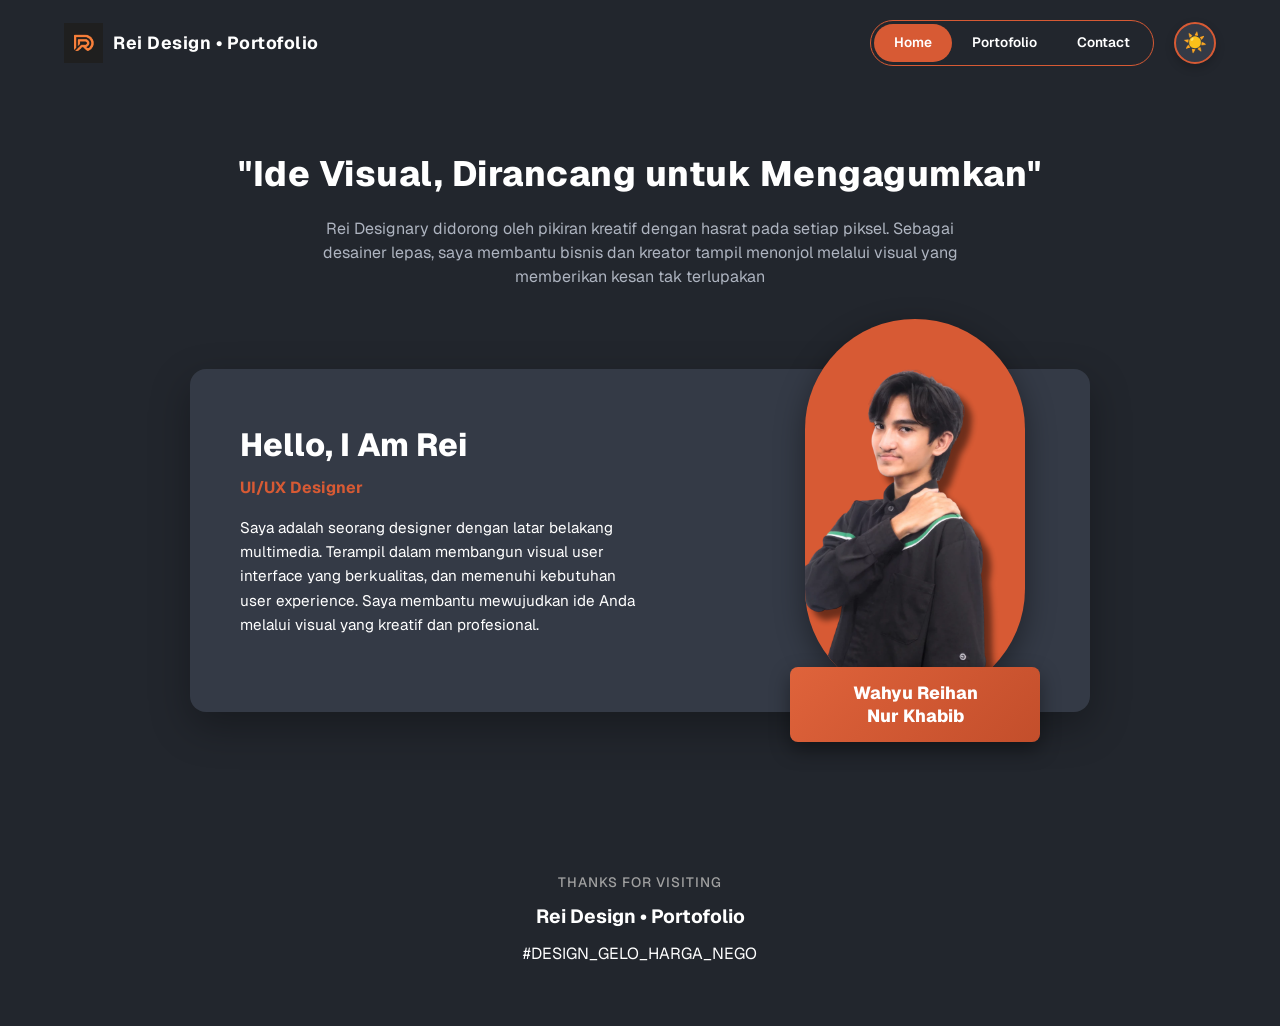
<file: index.html>
<!DOCTYPE html>
<html lang="id">
<head>
    <meta charset="UTF-8">
    <meta name="viewport" content="width=device-width, initial-scale=1.0">
    <meta name="description" content="Selamat datang di portofolio Rei Designary. Perkenalan diri dan layanan UI/UX Designer profesional.">
    
    <title>Home • Rei Design</title>
    
    <link rel="icon" type="image/x-icon" href="images/favicon.ico">
    
    <link rel="preconnect" href="https://fonts.googleapis.com">
    <link rel="preconnect" href="https://fonts.gstatic.com" crossorigin>
    <link href="https://fonts.googleapis.com/css2?family=Geist:wght@100..900&display=swap" rel="stylesheet">

    <link rel="stylesheet" href="style.css">
</head>
<body>

    <header>
        <div class="logo">
            <img src="images/logoku.webp" alt="Logo Rei Design" class="logo-img">
            <span>Rei Design • Portofolio</span>
        </div>
        
        <div class="header-right">
            <nav class="nav-container">
                <a href="index.html" class="nav-link active">Home</a>
                <a href="portofolio.html" class="nav-link">Portofolio</a>
                <a href="contact.html" class="nav-link">Contact</a>
            </nav>
            <button id="theme-toggle" class="theme-btn" title="Ubah Tema" aria-label="Ubah Tema Mode">☀️</button>
        </div>
    </header>

    <main>
        <section class="hero">
            <h1>"Ide Visual, Dirancang untuk Mengagumkan"</h1>
            <p>Rei Designary didorong oleh pikiran kreatif dengan hasrat pada setiap piksel. Sebagai desainer lepas, saya membantu bisnis dan kreator tampil menonjol melalui visual yang memberikan kesan tak terlupakan</p>
        </section>

        <section class="profile-section">
            <div class="card">
                
                <div class="card-text">
                    <h2>Hello, I Am Rei</h2>
                    <h3>UI/UX Designer</h3>
                    <p>Saya adalah seorang designer dengan latar belakang multimedia. Terampil dalam membangun visual user interface yang berkualitas, dan memenuhi kebutuhan user experience. Saya membantu mewujudkan ide Anda melalui visual yang kreatif dan profesional.</p>
                </div>

                <div class="card-visual">
                    <div class="arch-shape">
                        <img src="images/aku.png" alt="Foto Profil Wahyu Reihan Nur Khabib" class="profile-img">
                    </div>
                    <div class="name-badge">
                        <h4>Wahyu Reihan<br>Nur Khabib</h4>
                    </div>
                </div>

            </div>
        </section>
    </main>

    <footer>
        <div class="footer-content">
            <p class="thanks-text">THANKS FOR VISITING</p>
            <p class="footer-logo">Rei Design • Portofolio</p>
            <p class="footer-slogan">#DESIGN_GELO_HARGA_NEGO</p>
        </div>
    </footer>

    <script>
        const themeBtn = document.getElementById('theme-toggle');
        const body = document.body;

        if (localStorage.getItem('theme') === 'light') {
            body.classList.add('light-mode');
            themeBtn.textContent = '🌙'; 
        }

        themeBtn.addEventListener('click', () => {
            body.classList.toggle('light-mode');
            
            if (body.classList.contains('light-mode')) {
                localStorage.setItem('theme', 'light');
                themeBtn.textContent = '🌙';
            } else {
                localStorage.setItem('theme', 'dark');
                themeBtn.textContent = '☀️';
            }
        });
    </script>

</body>
</html>
</file>
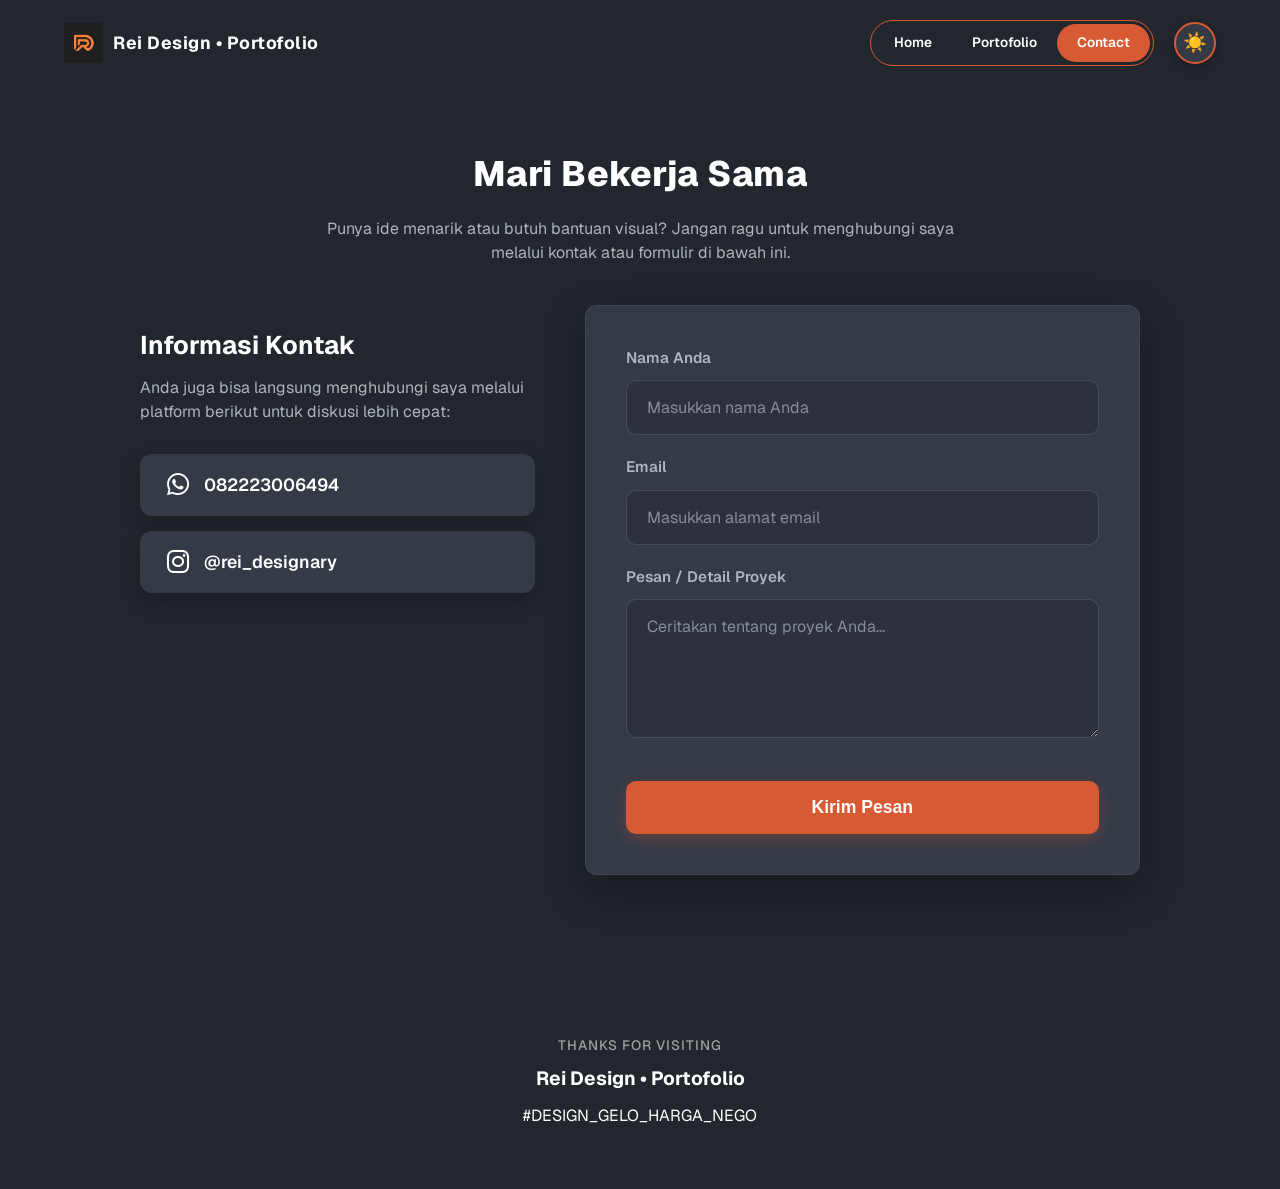
<file: contact.html>
<!DOCTYPE html>
<html lang="id">
<head>
    <meta charset="UTF-8">
    <meta name="viewport" content="width=device-width, initial-scale=1.0">
    <meta name="description" content="Hubungi Rei Designary untuk kolaborasi proyek UI/UX, desain grafis, atau pertanyaan lainnya.">
    
    <title>Contact • Rei Design</title>
    
    <link rel="icon" type="image/x-icon" href="images/favicon.ico">
    
    <link rel="preconnect" href="https://fonts.googleapis.com">
    <link rel="preconnect" href="https://fonts.gstatic.com" crossorigin>
    <link href="https://fonts.googleapis.com/css2?family=Geist:wght@100..900&display=swap" rel="stylesheet">
    
    <link rel="stylesheet" href="https://cdnjs.cloudflare.com/ajax/libs/font-awesome/6.4.0/css/all.min.css">
    
    <link rel="stylesheet" href="style.css">
</head>
<body>

    <header>
        <div class="logo">
            <img src="images/logoku.webp" alt="Logo Rei Design" class="logo-img">
            <span>Rei Design • Portofolio</span>
        </div>
        
        <div class="header-right">
            <nav class="nav-container">
                <a href="index.html" class="nav-link">Home</a>
                <a href="portofolio.html" class="nav-link">Portofolio</a>
                <a href="contact.html" class="nav-link active">Contact</a>
            </nav>
            <button id="theme-toggle" class="theme-btn" title="Ubah Tema" aria-label="Ganti Mode Tema">☀️</button>
        </div>
    </header>

    <main>
        <section class="hero page-header">
            <h1>Mari Bekerja Sama</h1>
            <p>Punya ide menarik atau butuh bantuan visual? Jangan ragu untuk menghubungi saya melalui kontak atau formulir di bawah ini.</p>
        </section>

        <section class="contact-section">
            <div class="contact-wrapper">
                
                <div class="contact-info">
                    <h3>Informasi Kontak</h3>
                    <p>Anda juga bisa langsung menghubungi saya melalui platform berikut untuk diskusi lebih cepat:</p>
                    
                    <div class="social-links">
                        <a href="https://wa.me/6282223006494" target="_blank" rel="noopener" class="social-btn whatsapp" aria-label="Hubungi saya di WhatsApp">
                            <i class="fab fa-whatsapp"></i>
                            <span>082223006494</span>
                        </a>
                        
                        <a href="https://instagram.com/rei_designary" target="_blank" rel="noopener" class="social-btn instagram" aria-label="Ikuti saya di Instagram">
                            <i class="fab fa-instagram"></i>
                            <span>@rei_designary</span>
                        </a>
                    </div>
                </div>

                <div class="contact-card">
                    <form action="#" method="POST">
                        <div class="form-group">
                            <label for="name">Nama Anda</label>
                            <input type="text" id="name" class="form-control" placeholder="Masukkan nama Anda" required>
                        </div>
                        <div class="form-group">
                            <label for="email">Email</label>
                            <input type="email" id="email" class="form-control" placeholder="Masukkan alamat email" required>
                        </div>
                        <div class="form-group">
                            <label for="message">Pesan / Detail Proyek</label>
                            <textarea id="message" rows="5" class="form-control" placeholder="Ceritakan tentang proyek Anda..." required></textarea>
                        </div>
                        <button type="submit" class="btn-submit">Kirim Pesan</button>
                    </form>
                </div>

            </div>
        </section>
    </main>

    <footer>
        <div class="footer-content">
            <p class="thanks-text">THANKS FOR VISITING</p>
            <p class="footer-logo">Rei Design • Portofolio</p>
            <p class="footer-slogan">#DESIGN_GELO_HARGA_NEGO</p>
        </div>
    </footer>

    <script>
        const themeBtn = document.getElementById('theme-toggle');
        const body = document.body;

        if (localStorage.getItem('theme') === 'light') {
            body.classList.add('light-mode');
            themeBtn.textContent = '🌙'; 
        }

        themeBtn.addEventListener('click', () => {
            body.classList.toggle('light-mode');
            
            if (body.classList.contains('light-mode')) {
                localStorage.setItem('theme', 'light');
                themeBtn.textContent = '🌙';
            } else {
                localStorage.setItem('theme', 'dark');
                themeBtn.textContent = '☀️';
            }
        });
    </script>
</body>
</html>
</file>
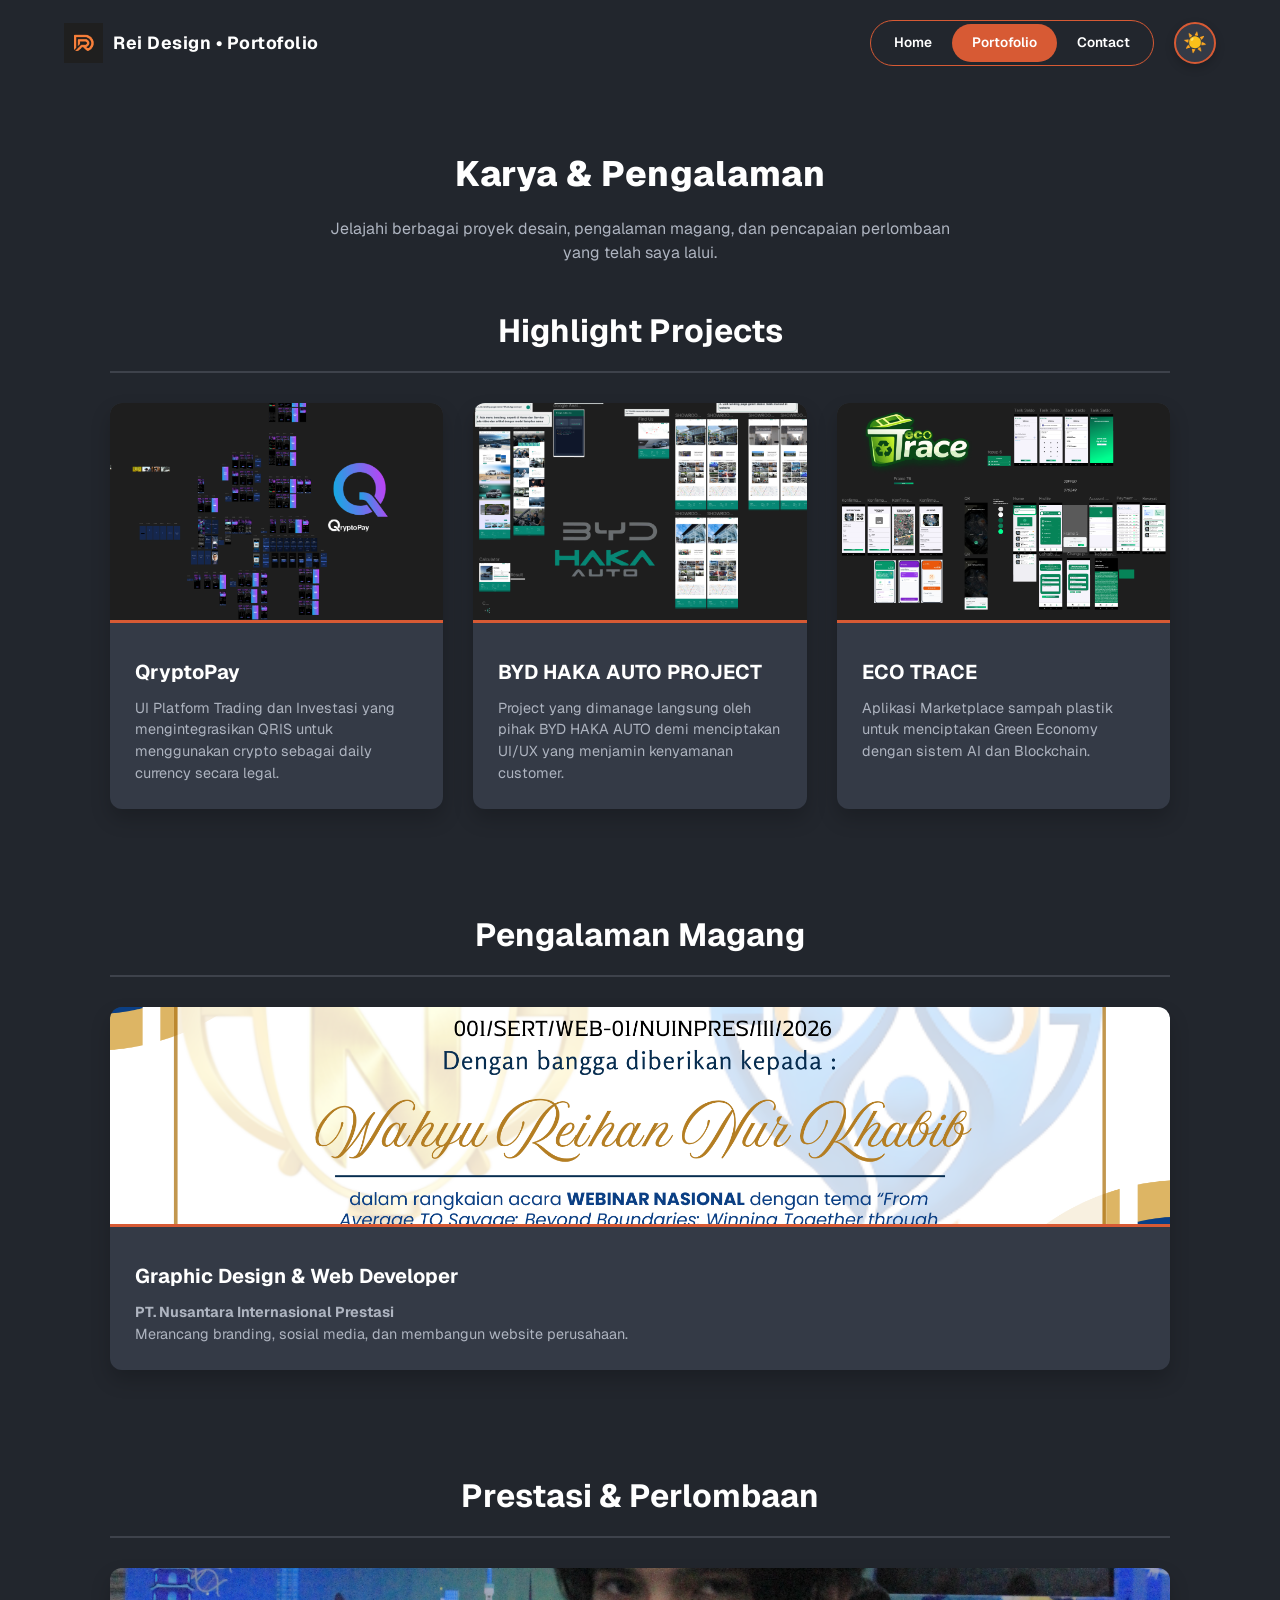
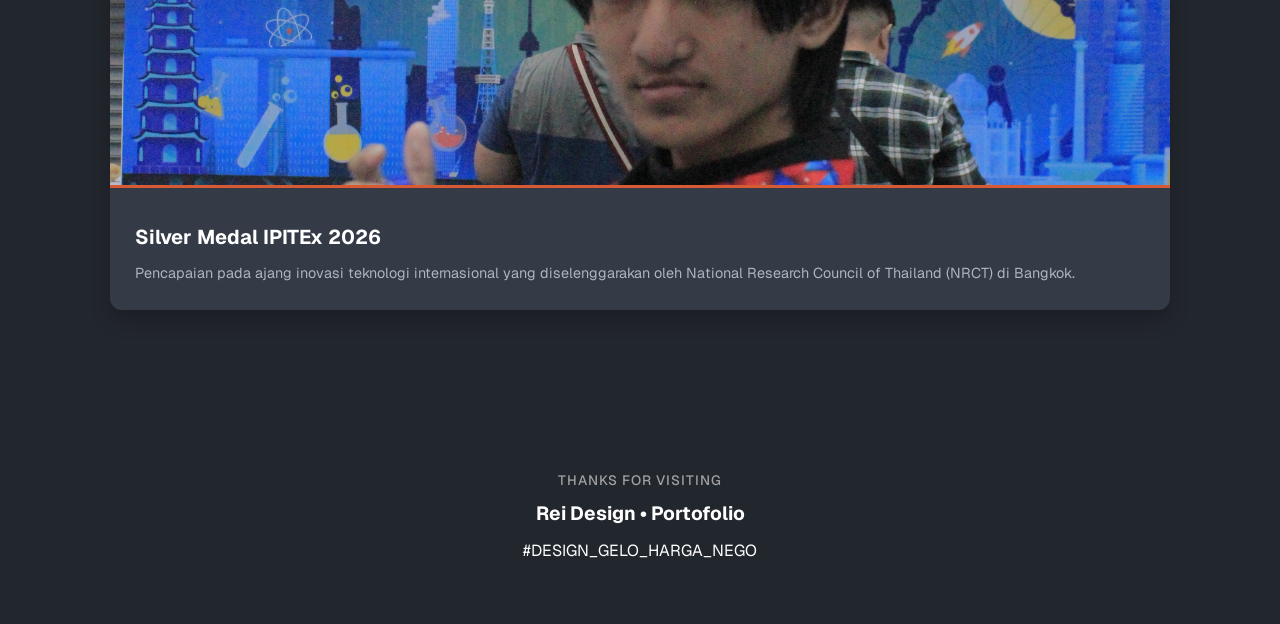
<file: portofolio.html>
<!DOCTYPE html>
<html lang="id">
<head>
    <meta charset="UTF-8">
    <meta name="viewport" content="width=device-width, initial-scale=1.0">
    <meta name="description" content="Daftar proyek UI/UX, pengalaman magang, dan prestasi internasional Rei Designary.">
    
    <title>Portofolio • Rei Design</title>
    
    <link rel="icon" type="image/x-icon" href="images/favicon.ico">
    
    <link rel="preconnect" href="https://fonts.googleapis.com">
    <link rel="preconnect" href="https://fonts.gstatic.com" crossorigin>
    <link href="https://fonts.googleapis.com/css2?family=Geist:wght@100..900&display=swap" rel="stylesheet">
    
    <link rel="stylesheet" href="style.css">
</head>
<body>

    <header>
        <div class="logo">
            <img src="images/logoku.webp" alt="Logo Rei Design" class="logo-img">
            <span>Rei Design • Portofolio</span>
        </div>
        <div class="header-right">
            <nav class="nav-container">
                <a href="index.html" class="nav-link">Home</a>
                <a href="portofolio.html" class="nav-link active">Portofolio</a>
                <a href="contact.html" class="nav-link">Contact</a>
            </nav>
            <button id="theme-toggle" class="theme-btn" title="Ubah Tema" aria-label="Toggle Dark Mode">☀️</button>
        </div>
    </header>

    <main>
        <section class="hero page-header">
            <h1>Karya & Pengalaman</h1>
            <p>Jelajahi berbagai proyek desain, pengalaman magang, dan pencapaian perlombaan yang telah saya lalui.</p>
        </section>

        <section class="portfolio-container">
            <h2 class="section-title">Highlight Projects</h2>
            <div class="portfolio-grid">
                
                <div class="portfolio-card">
                    <img src="images/QPAY.png" alt="Tampilan UI QryptoPay - Platform Trading Crypto" class="portfolio-img" loading="lazy">
                    <div class="portfolio-info">
                        <h3 class="portfolio-title">QryptoPay</h3>
                        <p>UI Platform Trading dan Investasi yang mengintegrasikan QRIS untuk menggunakan crypto sebagai daily currency secara legal.</p>
                    </div>
                </div>

                <div class="portfolio-card">
                    <img src="images/BYD HAKA.png" alt="Proyek UI/UX BYD HAKA AUTO" class="portfolio-img" loading="lazy">
                    <div class="portfolio-info">
                        <h3 class="portfolio-title">BYD HAKA AUTO PROJECT</h3>
                        <p>Project yang dimanage langsung oleh pihak BYD HAKA AUTO demi menciptakan UI/UX yang menjamin kenyamanan customer.</p>
                    </div>
                </div>

                <div class="portfolio-card">
                    <img src="images/Ecotrace.png" alt="Aplikasi Eco Trace Blockchain" class="portfolio-img" loading="lazy">
                    <div class="portfolio-info">
                        <h3 class="portfolio-title">ECO TRACE</h3>
                        <p>Aplikasi Marketplace sampah plastik untuk menciptakan Green Economy dengan sistem AI dan Blockchain.</p>
                    </div>
                </div>

            </div>
        </section>

        <section class="portfolio-container">
            <h2 class="section-title">Pengalaman Magang</h2>
            <div class="portfolio-grid">
                <div class="portfolio-card">
                    <img src="images/1.png" alt="Dokumentasi Magang PT. NIP" class="portfolio-img" loading="lazy">
                    <div class="portfolio-info">
                        <h3 class="portfolio-title">Graphic Design & Web Developer</h3>
                        <p><strong>PT. Nusantara Internasional Prestasi</strong><br>Merancang branding, sosial media, dan membangun website perusahaan.</p>
                    </div>
                </div>
            </div>
        </section>

        <section class="portfolio-container">
            <h2 class="section-title">Prestasi & Perlombaan</h2>
            <div class="portfolio-grid">
                <div class="portfolio-card">
                    <img src="images/Lomba1.JPG" alt="Penerimaan Silver Medal IPITEx 2026 di Bangkok" class="portfolio-img" loading="lazy">
                    <div class="portfolio-info">
                        <h3 class="portfolio-title">Silver Medal IPITEx 2026</h3>
                        <p>Pencapaian pada ajang inovasi teknologi internasional yang diselenggarakan oleh National Research Council of Thailand (NRCT) di Bangkok.</p>
                    </div>
                </div>
            </div>
        </section>
    </main>

    <footer>
        <div class="footer-content">
            <p class="thanks-text">THANKS FOR VISITING</p>
            <p class="footer-logo">Rei Design • Portofolio</p>
            <p class="footer-slogan">#DESIGN_GELO_HARGA_NEGO</p>
        </div>
    </footer>

    <script>
        const themeBtn = document.getElementById('theme-toggle');
        const body = document.body;

        if (localStorage.getItem('theme') === 'light') {
            body.classList.add('light-mode');
            themeBtn.textContent = '🌙'; 
        }

        themeBtn.addEventListener('click', () => {
            body.classList.toggle('light-mode');
            if (body.classList.contains('light-mode')) {
                localStorage.setItem('theme', 'light');
                themeBtn.textContent = '🌙';
            } else {
                localStorage.setItem('theme', 'dark');
                themeBtn.textContent = '☀️';
            }
        });
    </script>

</body>
</html>
</file>
<file: style.css>
:root {
    --bg-main: #22262d;
    --bg-card: #343a46;
    --color-accent: #d75a34;
    --color-text-light: #ffffff;
    --color-text-muted: #aeb4c0;
    --font-main: 'Geist', Geist, Geist, Arial, Geist;
}

body.light-mode {
    --bg-main: #f4f6f9;
    --bg-card: #ffffff;
    --color-text-light: #1a1d24; 
    --color-text-muted: #5a606d;
}

* {
    margin: 0;
    padding: 0;
    box-sizing: border-box;
}

body {
    background-color: var(--bg-main);
    color: var(--color-text-light);
    font-family: var(--font-main);
    line-height: 1.6;
    overflow-x: hidden;
    transition: background-color 0.4s ease, color 0.4s ease; /* Efek transisi tema */
}

a {
    text-decoration: none;
    color: inherit;
}

header {
    display: flex;
    justify-content: space-between;
    align-items: center;
    padding: 20px 5%;
}

.logo {
    display: flex;
    align-items: center;
    gap: 10px;
    font-weight: 700;
    font-size: 1.1rem;
    letter-spacing: 0.5px;
}

.logo-img {
    height: 40px; 
    width: auto;  
    object-fit: contain;
}

.header-right {
    display: flex;
    align-items: center;
    gap: 20px;
}

.nav-container {
    display: flex;
    align-items: center;
    border: 1px solid var(--color-accent);
    border-radius: 50px;
    padding: 3px;
}

.nav-link {
    padding: 8px 20px;
    font-size: 0.85rem;
    font-weight: 600;
    border-radius: 50px;
    transition: all 0.3s ease;
}

.nav-link:hover {
    background-color: rgba(215, 90, 52, 0.15);
    color: var(--color-accent);
}

.nav-link.active {
    background-color: var(--color-accent);
    color: white; /* Tetap putih */
}

.theme-btn {
    background: var(--bg-card);
    border: 2px solid var(--color-accent);
    color: var(--color-text-light);
    width: 42px;
    height: 42px;
    border-radius: 50%;
    cursor: pointer;
    font-size: 1.2rem;
    display: flex;
    justify-content: center;
    align-items: center;
    transition: all 0.3s ease;
    box-shadow: 0 4px 10px rgba(0,0,0,0.2);
}

.theme-btn:hover {
    transform: rotate(30deg) scale(1.1);
}

.hero {
    text-align: center;
    margin-top: 60px;
    padding: 0 20px;
}

.hero h1 {
    font-size: 2.2rem;
    font-weight: 800;
    margin-bottom: 15px;
    letter-spacing: 0.5px;
}

.hero p {
    color: var(--color-text-muted);
    max-width: 650px;
    margin: 0 auto;
    font-size: 1rem;
    line-height: 1.5;
}

.profile-section {
    display: flex;
    justify-content: center;
    margin-top: 80px;
    padding: 0 20px;
    margin-bottom: 100px;
}

.card {
    background-color: var(--bg-card);
    width: 100%;
    max-width: 900px;
    border-radius: 16px;
    box-shadow: 0 15px 40px rgba(0, 0, 0, 0.3);
    display: flex;
    position: relative;
    min-height: 300px;
    transition: background-color 0.4s ease;
}

.card-text {
    flex: 1;
    padding: 50px;
    display: flex;
    flex-direction: column;
    justify-content: center;
}

.card-text h2 {
    font-size: 2rem;
    font-weight: 800;
    margin-bottom: 5px;
}

.card-text h3 {
    color: var(--color-accent);
    font-size: 1rem;
    font-weight: 700;
    margin-bottom: 15px;
}

.card-text p {
    color: var(--color-text-light);
    font-size: 0.95rem;
    line-height: 1.6;
    margin-bottom: 25px;
    max-width: 90%;
}

.action-area {
    display: flex;
    align-items: center;
    gap: 15px;
    margin-top: auto;
}

.btn-more {
    background-color: var(--color-accent);
    color: white;
    border: none;
    padding: 10px 30px;
    border-radius: 8px;
    font-weight: 700;
    font-size: 1rem;
    cursor: pointer;
    box-shadow: 0 4px 10px rgba(215, 90, 52, 0.3);
    transition: transform 0.2s ease, background-color 0.2s ease, box-shadow 0.2s ease;
}

.btn-more:hover {
    background-color: #bf4d2a;
    transform: translateY(-3px);
    box-shadow: 0 6px 15px rgba(215, 90, 52, 0.5);
}

.download-text {
    font-size: 0.9rem;
    font-weight: 600;
    cursor: pointer;
    transition: color 0.2s ease;
}

.download-text:hover {
    color: var(--color-accent);
    text-decoration: underline;
}

.card-visual {
    width: 350px;
    position: relative;
    display: flex;
    justify-content: center;
    align-items: center;
}

.arch-shape {
    position: absolute;
    background-color: var(--color-accent);
    width: 220px;
    height: 380px; 
    border-radius: 120px;
    top: -50px; 
    box-shadow: 0 10px 30px rgba(0, 0, 0, 0.4);
    display: flex;
    justify-content: center;
    align-items: flex-end;
    overflow: hidden;
    z-index: 1;
    transition: transform 0.3s ease;
}

.arch-shape:hover {
    transform: scale(1.02);
}

.profile-img {
    width: 100%;
    height: 90%;
    object-fit: cover;
    object-position: top;
}

.name-badge {
    position: absolute;
    bottom: -30px;
    background-color: #d16241;
    background: linear-gradient(135deg, #df633b, #c34e2b);
    padding: 15px 25px;
    border-radius: 8px;
    text-align: center;
    box-shadow: 0 8px 20px rgba(0, 0, 0, 0.4);
    z-index: 2;
    width: 250px;
    color: white; 
}

.name-badge h4 {
    font-size: 1.1rem;
    font-weight: 800;
    line-height: 1.3;
}


.page-header {
    margin-bottom: 40px;
}

.section-title {
    text-align: center;
    margin: 40px 0 30px;
    font-size: 2rem;
    color: var(--color-text-light);
    border-bottom: 2px solid rgba(174, 180, 192, 0.2);
    padding-bottom: 15px;
}

.portfolio-container {
    max-width: 1100px;
    margin: 0 auto 100px auto;
    padding: 0 20px;
}

.portfolio-grid {
    display: grid;
    grid-template-columns: repeat(auto-fit, minmax(300px, 1fr));
    gap: 30px;
}

.portfolio-card {
    background-color: var(--bg-card);
    border-radius: 12px;
    overflow: hidden;
    box-shadow: 0 10px 20px rgba(0, 0, 0, 0.2);
    transition: transform 0.3s ease, box-shadow 0.3s ease, background-color 0.4s ease;
    cursor: pointer;
}

.portfolio-card:hover {
    transform: translateY(-8px);
    box-shadow: 0 15px 30px rgba(0, 0, 0, 0.4);
}

.portfolio-img {
    width: 100%;
    height: 220px;
    object-fit: cover;
    border-bottom: 3px solid var(--color-accent);
}

.portfolio-info {
    padding: 25px;
}

.portfolio-title {
    font-size: 1.25rem;
    color: var(--color-text-light);
    margin-bottom: 10px;
    font-weight: 700;
}

.portfolio-info p {
    color: var(--color-text-muted);
    font-size: 0.9rem;
    line-height: 1.5;
}

.contact-section {
    display: flex;
    justify-content: center;
    padding: 0 20px;
    margin-bottom: 100px;
}

.contact-wrapper {
    display: flex;
    gap: 50px;
    max-width: 1000px;
    width: 100%;
    align-items: flex-start;
}

.contact-info {
    flex: 1;
    padding-top: 20px;
}

.contact-info h3 {
    font-size: 1.6rem;
    margin-bottom: 10px;
    color: var(--color-text-light);
}

.contact-info p {
    color: var(--color-text-muted);
    margin-bottom: 30px;
    font-size: 1rem;
    line-height: 1.5;
}

.social-links {
    display: flex;
    flex-direction: column;
    gap: 15px;
}

.social-btn {
    display: flex;
    align-items: center;
    gap: 15px;
    padding: 15px 25px;
    background-color: var(--bg-card);
    color: var(--color-text-light);
    border-radius: 12px;
    font-size: 1.1rem;
    font-weight: 600;
    transition: all 0.3s ease;
    box-shadow: 0 8px 20px rgba(0, 0, 0, 0.2);
    border: 2px solid transparent;
}

body.light-mode .social-btn {
    box-shadow: 0 8px 20px rgba(0, 0, 0, 0.05);
}

.social-btn i {
    font-size: 1.6rem;
}

.social-btn.whatsapp:hover {
    border-color: #25D366;
    color: #25D366;
    transform: translateY(-4px);
}

.social-btn.instagram:hover {
    border-color: #E1306C;
    color: #E1306C;
    transform: translateY(-4px);
}

.contact-card {
    flex: 1.2;
    background-color: var(--bg-card);
    border-radius: 12px;
    padding: 40px;
    box-shadow: 0 15px 40px rgba(0, 0, 0, 0.3);
    transition: background-color 0.4s ease;
    border: 1px solid rgba(174, 180, 192, 0.1);
}

.form-group { margin-bottom: 20px; }

.form-group label { 
    display: block; 
    margin-bottom: 10px; 
    font-weight: 600; 
    font-size: 0.95rem; 
    color: var(--color-text-muted); 
}

.form-control { 
    width: 100%; 
    padding: 16px 20px; 
    background-color: rgba(0, 0, 0, 0.15); 
    border: 1px solid rgba(174, 180, 192, 0.2); 
    border-radius: 10px; 
    color: var(--color-text-light); 
    font-family: var(--font-main); 
    font-size: 1rem; 
    transition: border-color 0.3s ease, box-shadow 0.3s ease, background-color 0.3s ease; 
}

body.light-mode .form-control { 
    background-color: #f9fafb; 
    border: 1px solid #d1d5db; 
}

.form-control:focus { 
    outline: none; 
    border-color: var(--color-accent); 
    background-color: var(--bg-card);
    box-shadow: 0 0 0 4px rgba(215, 90, 52, 0.15); 
}

.form-control::placeholder { 
    color: var(--color-text-muted); 
    opacity: 0.7;
}

.btn-submit { 
    width: 100%; 
    padding: 16px; 
    font-size: 1.1rem; 
    margin-top: 15px; 
    background-color: var(--color-accent);
    color: white; /* Tetap putih */
    border: none;
    border-radius: 10px;
    font-weight: 700;
    cursor: pointer;
    box-shadow: 0 5px 15px rgba(215, 90, 52, 0.3);
    transition: transform 0.3s ease, background-color 0.3s ease;
}

.btn-submit:hover {
    background-color: #bf4d2a;
    transform: translateY(-3px);
    box-shadow: 0 8px 25px rgba(215, 90, 52, 0.5);
}

@media (max-width: 850px) {
    .card {
        flex-direction: column;
        align-items: center;
        padding-bottom: 50px;
    }

    .card-text {
        padding: 40px 30px;
        text-align: center;
    }

    .card-text p {
        max-width: 100%;
    }

    .action-area {
        flex-direction: column;
        justify-content: center;
        gap: 20px;
    }

    .card-visual {
        margin-top: 60px;
        height: 300px;
    }

    .arch-shape {
        top: 0;
    }
    
    .name-badge {
        bottom: -20px;
    }

    .contact-wrapper {
        flex-direction: column;
        gap: 40px;
    }

    .contact-card, .contact-info {
        width: 100%;
        flex: unset;
    }
}

@media (max-width: 600px) {
    header {
        flex-direction: column;
        gap: 20px;
    }

    .header-right { 
        flex-direction: row; 
        justify-content: center;
        width: 100%;
    }

    .hero h1 {
        font-size: 1.6rem;
    }
    
    .nav-link {
        padding: 6px 15px;
        font-size: 0.8rem;
    }

    .contact-card { 
        padding: 30px 20px; 
    }
}

footer {
    padding: 60px 0;
    text-align: center;
    background-color: transparent;
}

.footer-content {
    display: flex;
    flex-direction: column;
    gap: 8px;
}

.thanks-text {
    font-size: 0.85rem;
    letter-spacing: 1px;
    color: #a0a0a0;
    text-transform: uppercase;
    font-weight: 500;
    transition: color 0.3s ease;
}

.footer-logo {
    font-size: 1.2rem;
    font-weight: 700;
    color: #ffffff;
    transition: color 0.3s ease;
}

body.light-mode .thanks-text {
    color: #666666;
}

body.light-mode .footer-logo {
    color: #1a1a1a;
}

@media (max-width: 768px) {
    .thanks-text {
        font-size: 0.75rem;
    }
    .footer-logo {
        font-size: 1rem;
    }
}
</file>
